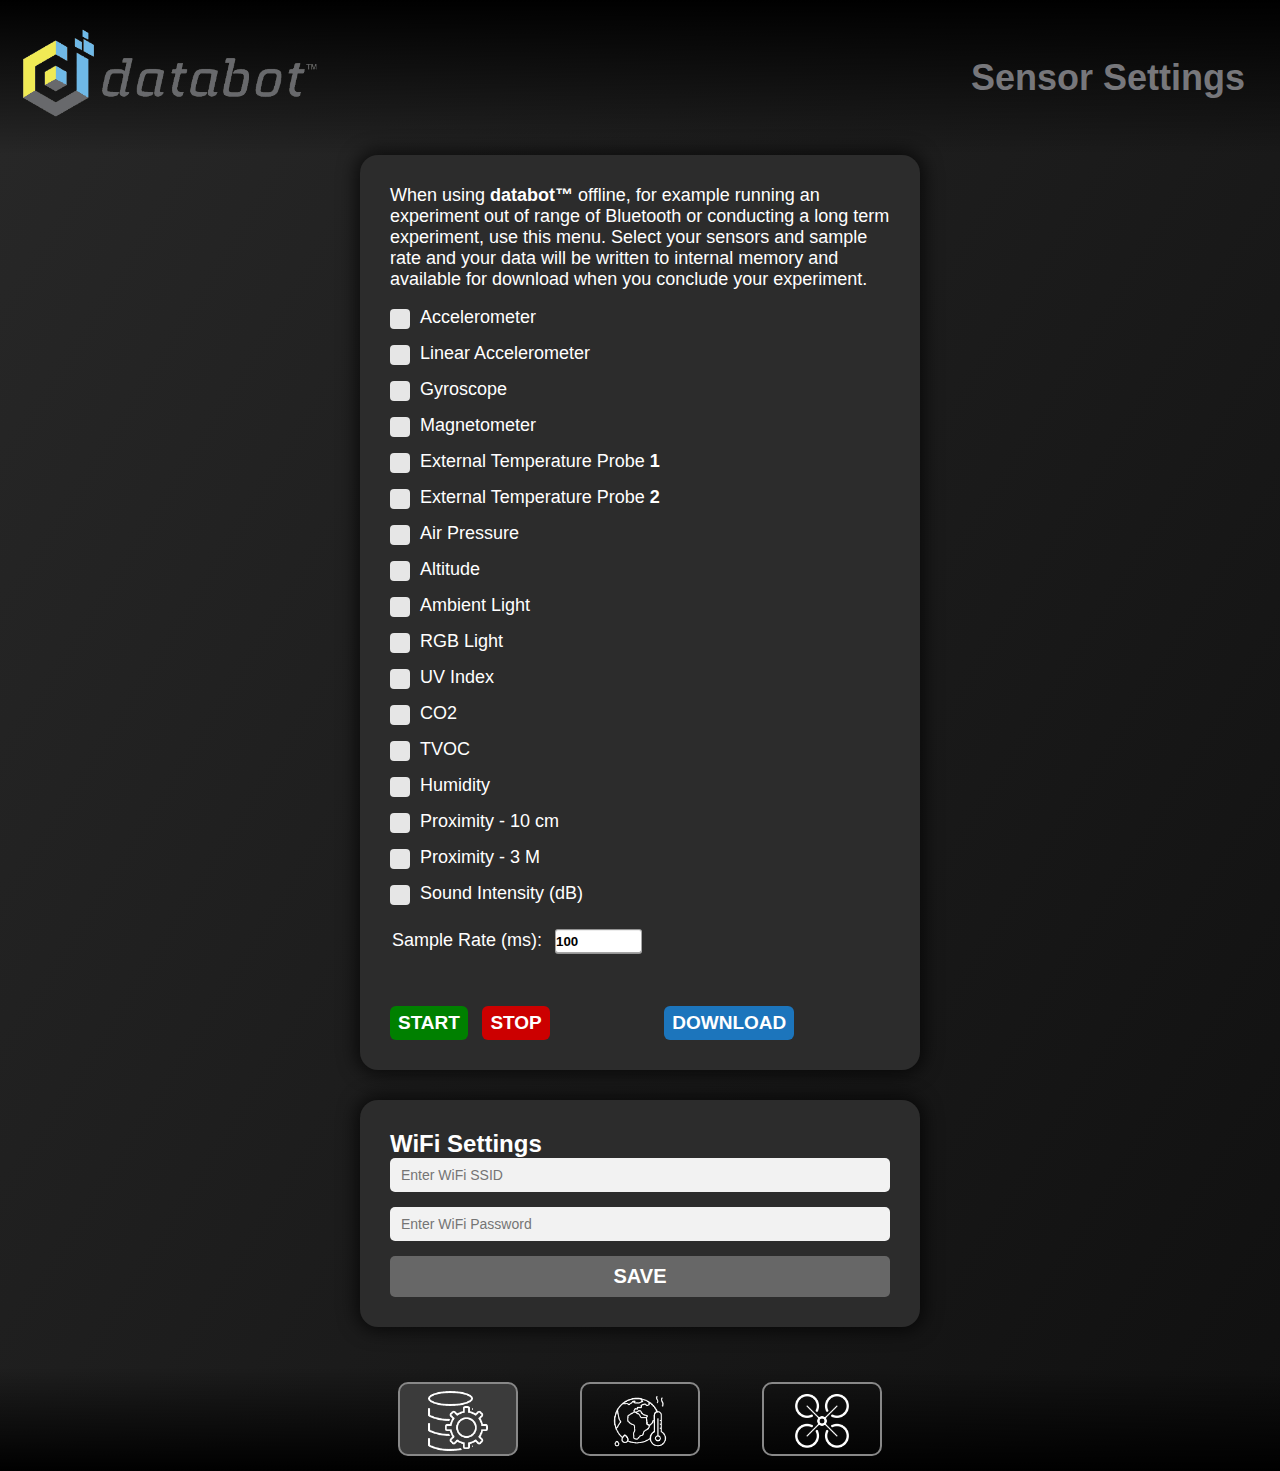
<file: examples/databot2.0/data/Index.html>
<!DOCTYPE html>
<html lang="en">

<head>
    <meta charset="UTF-8">
    <meta http-equiv="X-UA-Compatible" content="IE=edge">
    <meta name="viewport" content="width=device-width, initial-scale=1.0">
    <title>databot™</title>
    <link rel="stylesheet" href="css/ssdbtn.css">
    <link rel="icon" type="image/x-icon" href="fic.png">
    <style>
        * {
            border: 0;
            margin: 0;
            padding: 0;
        }

        body {
            font-family: 'Source Sans Pro', sans-serif;
            background-image: linear-gradient(132deg, #d5e01a40 26%, #2783bc7a 125%);
            margin: auto;
            background-image: linear-gradient(302deg, #101010, #282828);
        }

        .container {
            display: flex;
            justify-content: center;
        }

        h1 {
            font-family: 'Alegreya Sans', sans-serif;
            font-weight: 300;
            margin-top: 0;
        }

        .control-group {
            display: inline-block;
            vertical-align: top;
            background: rgb(44, 44, 44);
            color: white;
            text-align: left;
            padding: 30px;
            margin: 0px 30px;
            width: 500px;
            border-radius: 18px;
            box-shadow: 0px 0px 18px 4px rgb(0 0 0 / 68%);
        }

        .control {
            display: block;
            position: relative;
            padding-left: 30px;
            margin-bottom: 15px;
            cursor: pointer;
            font-size: 18px;
        }

        .control input {
            position: absolute;
            z-index: -1;
            opacity: 0;
        }

        .control__indicator {
            position: absolute;
            top: 2px;
            left: 0;
            height: 20px;
            width: 20px;
            background: #e6e6e6;
            border-radius: 4px;
        }

        .control:hover input~.control__indicator,
        .control input:focus~.control__indicator {
            background: #ccc;
        }

        .control input:checked~.control__indicator {
            background: #2aa1c0;
        }

        .control:hover input:not([disabled]):checked~.control__indicator,
        .control input:checked:focus~.control__indicator {
            background: #0e647d;
        }

        .control input:disabled~.control__indicator {
            background: #e6e6e6;
            opacity: 0.6;
            pointer-events: none;
        }

        .control__indicator:after {
            content: '';
            position: absolute;
            display: none;
        }

        .control input:checked~.control__indicator:after {
            display: block;
        }

        .control--checkbox .control__indicator:after {
            left: 8px;
            top: 4px;
            width: 3px;
            height: 8px;
            border: solid #fff;
            border-width: 0 2px 2px 0;
            transform: rotate(45deg);
        }

        .control--checkbox input:disabled~.control__indicator:after {
            border-color: #7b7b7b;
        }

    


        .inputtext {
            display: block;
            position: relative;
            padding-left: 2px;
            margin-bottom: 33px;
            margin-top: 25px;
            font-size: 18px;
        }

        .input {
            height: 22px;
            font-weight: 700;
            width: 85px;
            transition: 0.7s;
            border: 1px solid #a6a6a6;
            border-top-color: #949494;
            border-radius: 3px;
            box-shadow: 0 1px 0 rgb(255 255 255 / 50%), 0 1px 0 rgb(0 0 0 / 7%) inset;
            outline: 0;
            margin-left: 8px;
        }

        .input:focus {
            border-color: #e77600;
            box-shadow: 0 0 3px 2px rgb(228 121 17 / 50%);
            transition: 0.7s;
        }

        .header {
            border-bottom: 3px solid #2886bdad;
            padding-bottom: 22px;
        }

       

        @media screen and (max-width: 4000px) {
            .hed {
                top: -9px;
            }
        }

        @media screen and (max-width: 1025px) {
            .div-label-new {
                width: 100%;
            }

            .div-select-new {
                width: 100%;
                margin-bottom: 28px;
            }

            .H1 {
                float: left;
                font-size: 30px;
            }

            .Header {
                padding: 20px;
            }
        }

        @media screen and (max-width: 500px) {
            .hed {
                top: 7px;
                right: 0;
            }
        }
    </style>
    <link rel="stylesheet" href="css/header-footer.css">
</head>

<body>
    <header class="Header">
        <div class="main-div-new">
            <div class="main-div-1-new">
                <div class="div-com-new div-label-new logo"> <a href="https://databot.us.com/" target="_blank"> <img
                            style="width: 300px;" src="dbl.png" alt="NON-Inverting Amplifier Gain Calculator Image">
                    </a> </div>
                <div class="div-com-new div-select-new"> <a href="https://databot.us.com/" target="_blank">
                        <h1 class="H1">Sensor Settings</h1>
                    </a> </div>
            </div>
        </div>
    </header>
    <div class="container">
        <div class="control-group">
            <div>
                <p style="font-size: 18px;">When using <strong> databot&trade; </strong> offline, for example running an
                    experiment out of range of Bluetooth or conducting a long term experiment, use this menu. Select
                    your sensors and sample rate and your data will be written to internal memory and available for
                    download when you conclude your experiment.</p>
                <form action="/" style="display:inline-block; margin-top: 17px;"> 
					<label class="control control--checkbox">Accelerometer <input type="checkbox" name="accl" />
                        <div class="control__indicator"></div>
                    </label>
					<label class="control control--checkbox">Linear Accelerometer <input type="checkbox" name="laccl" />
                        <div class="control__indicator"></div>
                    </label>
					<label class="control control--checkbox">Gyroscope <input type="checkbox" name="gyro" />
                        <div class="control__indicator"></div>
                    </label> <label class="control control--checkbox">Magnetometer <input type="checkbox"
                            name="magneto" />
                        <div class="control__indicator"></div>
                    </label> <label class="control control--checkbox">External Temperature Probe <strong>1</strong>
                        <input type="checkbox" name="externalTemp1" />
                        <div class="control__indicator"></div>
                    </label> <label class="control control--checkbox">External Temperature Probe <strong>2</strong>
                        <input type="checkbox" name="externalTemp2" />
                        <div class="control__indicator"></div>
                    </label> <label class="control control--checkbox">Air Pressure <input type="checkbox"
                            name="pressure" />
                        <div class="control__indicator"></div>
                    </label> <label class="control control--checkbox">Altitude <input type="checkbox" name="alti" />
                        <div class="control__indicator"></div>
                    </label> <label class="control control--checkbox">Ambient Light <input type="checkbox"
                            name="ambLight" />
                        <div class="control__indicator"></div>
                    </label> <label class="control control--checkbox">RGB Light <input type="checkbox"
                            name="rgbLight" />
                        <div class="control__indicator"></div>
                    </label> <label class="control control--checkbox">UV Index <input type="checkbox" name="uvIndex" />
                        <div class="control__indicator"></div>
                    </label> <label class="control control--checkbox">CO2 <input type="checkbox" name="co2" />
                        <div class="control__indicator"></div>
                    </label> <label class="control control--checkbox">TVOC <input type="checkbox" name="voc" />
                        <div class="control__indicator"></div>
                    </label> <label class="control control--checkbox">Humidity <input type="checkbox" name="humidity" />
                        <div class="control__indicator"></div>
                    </label> <label class="control control--checkbox">Proximity - 10 cm <input type="checkbox"
                            name="short_distance" />
                        <div class="control__indicator"></div>
                    </label> <label class="control control--checkbox">Proximity - 3 M <input type="checkbox"
                            name="long_distance" />
                        <div class="control__indicator"></div>
                    </label> <label class="control control--checkbox">Sound Intensity (dB) <input type="checkbox"
                            name="noise" />
                        <div class="control__indicator"></div>
                    </label> <label class="inputtext">Sample Rate (ms): <input class="input" type="number" value="100"
                            id="username" name="REFERESH"> </label> <button class="btn btn-start" type="submit"
                            name="START" $startstate$>START</button> <button class="btn btn-stop" type="submit" name="STOP"
                            $stopstate$>STOP</button> </form>
                <form style="display:inline-block;" action="/get">
                     <button class="btn btn-download" type="submit" name="DOWNLOAD">DOWNLOAD</button> </form>
            </div>
        </div>
    </div>
	<style>
 



.form input {
  outline: 0;
  background: #f2f2f2;
  width: 100%;
  border: 0;
  border-radius: 5px;
  margin: 0 0 15px;
  padding: 9px 11px;
  box-sizing: border-box;
  font-size: 14px;
}

.form input:focus {
  background: #dbdbdb;
}


.form button {
    text-transform: uppercase;
    outline: 0;
    background: #676767;
    width: 100%;
    border: 0;
    border-radius: 5px;
    padding: 9px 0px;
    color: #ffffff;
    font-size: 20px;
    font-weight: 600;
    cursor: pointer;
    transition: 1s;
}

.form button:active ,.form button:hover {
  background: #6fb9e7;
  transition: 1s;
}

.form span {
    font-size: 40px;
    color: #ffffff;
    font-weight: 600;
}


    </style>
    <div class="container" style="margin-top: 30px;">
        <div class="control-group">
            <div class="form">
                      <form action="/wifi" class="login-form">
                        <h2 class="db-main-h2">WiFi Settings</h2>
                        <input name = "ssid" class="input-f" type="text" placeholder="Enter WiFi SSID" required />
                        <input name = "pass" class="input-f" type="password" placeholder="Enter WiFi Password" required />
                        <button type="submit">Save</button>
                      </form>
            </div>
        </div>
    </div>
    <style>
        .button2:hover,.button3:hover {
            cursor: pointer;
        }

        .button2:disabled, .button3:disabled {
            cursor: not-allowed;
            opacity: .30;
        }
        .button1:hover{
            cursor: not-allowed;;
        }
    </style>
    <footer class="footer"> <button class="button1 button-act"> <img class="icon" src="dcico.png" alt=""> </button>
        <button  $envdashstate$ onclick="location.href='/index2.html'" class="button2"> <img class="icon" src="edico.png"
                alt=""> </button> 
                <button  $envdashstate$ onclick="location.href='/index3.html'"  class="button3 "> <img class="icon" src="dro.png" alt="">
                </button>
            </footer>
</body>

</html>
</file>
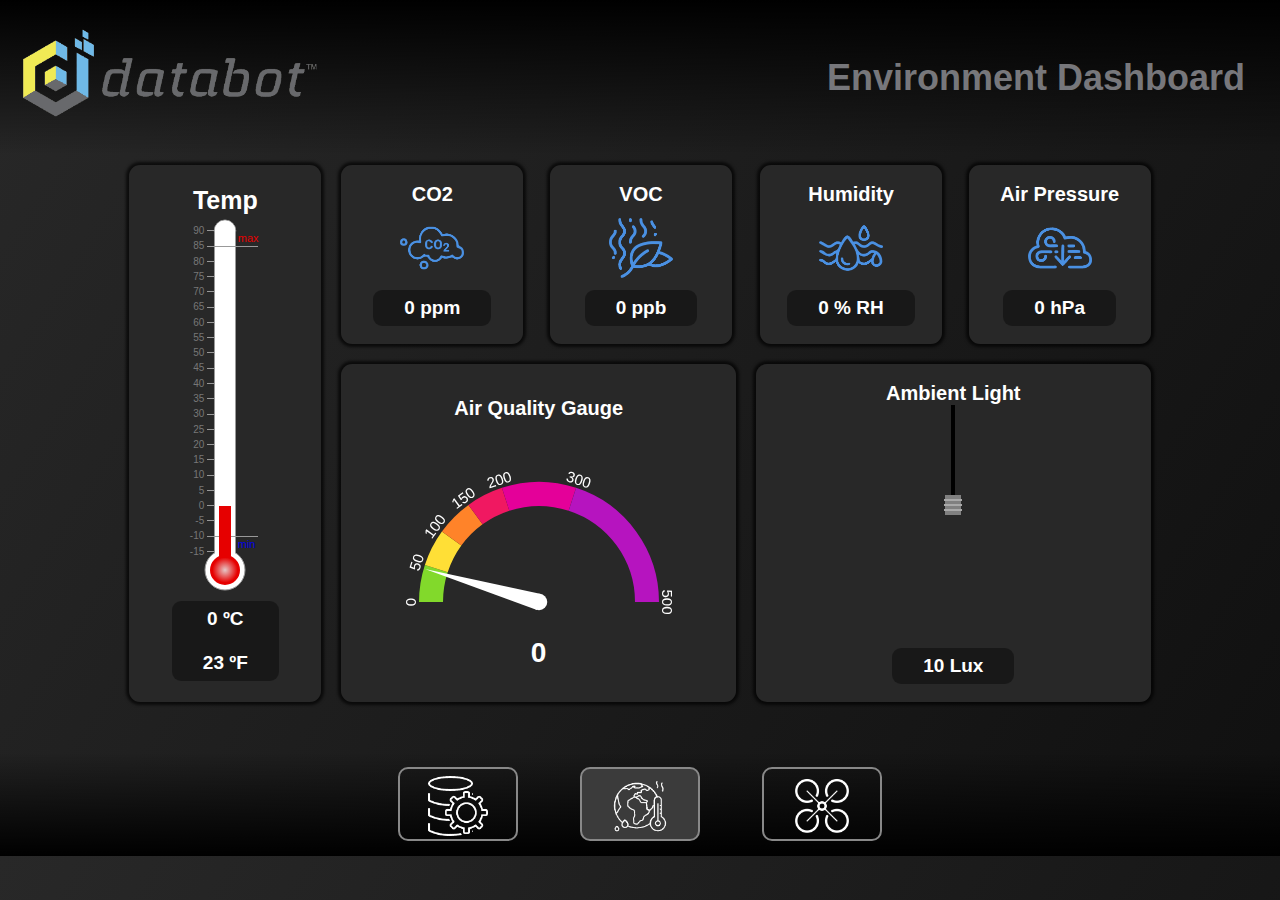
<file: examples/databot2.0/data/index2.html>
<!DOCTYPE html>
<html lang="en">

<head>
    <meta charset="UTF-8">
    <meta http-equiv="X-UA-Compatible" content="IE=edge">
    <meta name="viewport" content="width=device-width, initial-scale=1.0">
    <title>databot™ environment dashboard</title>
    <link rel="stylesheet" href="css/block.css">
    <link rel="stylesheet" href="css/header-footer.css">
    <link rel="stylesheet" href="css/temp.css">
    <link rel="stylesheet" href="css/bulb-light.css">
    <link rel="icon" type="image/x-icon" href="fic.png">
</head>

<body>
    <header class="Header">
        <div class="main-div-new">
            <div class="main-div-1-new">
                <div class="div-com-new div-label-new logo"> <a href="https://databot.us.com/" target="_blank"> <img
                            style="width: 300px;" src="dbl.png" alt="NON-Inverting Amplifier Gain Calculator Image">
                    </a> </div>
                <div class="div-com-new div-select-new"> <a href="https://databot.us.com/" target="_blank">
                        <h1 class="H1">Environment Dashboard</h1>
                    </a> </div>
            </div>
        </div>
    </header>
    <div class="DB-MMD">
        <div class="db-rmmd">
            <div class="db-dd DB-MD temp-flex">
                <div>
                    <div class="db-fd" style="display: flex; justify-content: space-between;">
                        <h1 class="db-h1" style="font-size: 25px;">Temp</h1>
                        <div id="thermo"></div>
                        <h3 class="db-p">
                            <div> <span id="temp-in-c">0</span> ºC </div><br>
                            <div> <span id="temp-in-f">23</span> ºF </div>
                        </h3>
                    </div>
                </div>
            </div>
            <div class="db-dd">
                <div class="db-dd1">
                    <div class="db-dd1-in-1">
                        <div class="DB-MD db-w-DB-MD">
                            <div class="db-fd">
                                <h1 class="db-h1">CO2</h1> <img class="db-icon" src="co2.png" />
                                <h3 class="db-p"><span id="co2">0</span> ppm</h3>
                            </div>
                        </div>
                        <div class="DB-MD db-w-DB-MD">
                            <div class="db-fd">
                                <h1 class="db-h1">VOC</h1> <img class="db-icon" src="voc.png" alt="">
                                <h3 class="db-p"><span id="voc">0</span> ppb</h3>
                            </div>
                        </div>
                    </div>
                    <div class="db-dd1-in-2">
                        <div class="DB-MD db-w-DB-MD">
                            <div class="db-fd">
                                <h1 class="db-h1">Humidity</h1> <img class="db-icon" src="h.png" alt="">
                                <h3 class="db-p"><span id="Humidity">0</span> % RH</h3>
                            </div>
                        </div>
                        <div class="DB-MD db-w-DB-MD">
                            <div class="db-fd">
                                <h1 class="db-h1">Air Pressure</h1> <img class="db-icon" src="ap.png" alt="">
                                <h3 class="db-p"><span id="Air-Pressure">0</span> hPa</h3>
                            </div>
                        </div>
                    </div>
                </div>
                <div class="db-dd2">
                    <div class="D">
                        <div class="G">
                            <div class="db-fd">
                                <h1 class="db-h1">Air Quality Gauge</h1> <canvas
                                    style="margin-top: 47px; margin-bottom: 20px;" id="Gaugetttt"></canvas>
                                <h3 id="Air-Quality-value">0</h3>
                                <h4 id="Air-Quality-type"></h4>
                            </div>
                        </div>
                    </div>
                    <div class="D">
                        <div class=" G">
                            <div class="db-fd">
                                <h1 class="db-h1">Ambient Light</h1>
                                <div class="area">
                                    <div class="wire"></div>
                                    <div class="fixture">
                                        <div class="strip"></div>
                                        <div class="strip"></div>
                                        <div class="strip"></div>
                                    </div>
                                    <div class="bulb" id="Bulb">
                                        <div class="zig"></div>
                                        <div class="zig"></div>
                                        <div class="zig"></div>
                                    </div>
                                </div>
                                <h3 class="db-p"> <span id="Ambient-light">10</span> Lux</h3>
                            </div>
                        </div>
                    </div>
                </div>
            </div>
        </div>
    </div>
    </div>
    <style>
        .button1:hover,  .button3:hover {
            cursor: pointer;
        }
        .button2:hover{
            cursor: not-allowed;;
        }
    </style>
    <footer class="footer"> <button onclick="location.href='/'" class="button1 "> <img class="icon" src="dcico.png"
                alt=""> </button> <button class="button2 button-act"> <img class="icon" src="edico.png" alt="">
        </button> 
        <button onclick="location.href='/index3.html'"  class="button3 "> <img class="icon" src="dro.png" alt="">
        </button>
    </footer>
    <script src="js/Thermometer/ajax-library.js"></script>
    <script src="js/Thermometer/temp.js"></script>
    <script src="js/Gauge/gauge.js-library.js"></script>
    <script src="js/Gauge/gauge.js"></script>
    <script src="js/ajax.js"></script>
</body>

</html>
</file>
<file: examples/databot2.0/data/css/ssdbtn.css>
.btn {
    padding: 6px 8px;
    border-radius: 6px;
    border: none;
    font-size: 19px;
    font-weight: 700;
    transition: 0.6s;
    color: white;
    margin-top: 20px;
}

.btn:hover,
.btn:active,
.btn:focus {
    cursor: pointer;
    transform: scale(1.1, 1.1);
    color: white;
    transition: 0.6s;
    box-shadow: 0 0 16px 2px rgb(0 0 0 / 41%);
}

.btn-start {
    background-color: green;
}

.btn-start:hover,
.btn-start:active,
.btn-start:focus {
    background-color: rgb(0, 182, 0);
}

.btn-stop {
    margin-left: 10px;
    background-color: rgb(204, 0, 0);
}

.btn-stop:hover,
.btn-stop:active,
.btn-stop:focus {
    background-color: red;
}

.btn-download {
    background-color: #1c75bc;
}

.btn-download:hover,
.btn-download:active,
.btn-download:focus {
    background-color: #158ae9;
}

.btn-start:disabled,
.btn-stop:disabled,
.btn-download:disabled {
    cursor: not-allowed;
    opacity: .35;
}
</file>
<file: examples/databot2.0/data/css/header-footer.css>
.Header {
    background: linear-gradient(to bottom, black 0%, rgba(0, 0, 0, 0) 100%);
    filter: progid:DXImageTransform.Microsoft.gradient(startColorstr="#a6000000", endColorstr="#00000000", GradientType=0);
    display: flex;
    top: 0;
    left: 0;
    box-sizing: border-box;
    z-index: 5;
}

.main-div-new {
    width: 100%;
}

.main-div-1-new {
    font-weight: 400;
    line-height: 1.5;
    font-size: 18px;
    border: 0 solid #e2e8f0;
    box-sizing: border-box;
    position: relative;
    min-height: 1px;
    float: left;
    width: 100%;
    display: flex;
    align-items: center;
}

.div-com-new {
    -webkit-text-size-adjust: 100%;
    text-rendering: optimizeLegibility;
    -webkit-font-smoothing: antialiased;
    box-sizing: border-box;
    position: relative;
    min-height: 1px;
    padding-right: 15px;
    float: left;
}

.H1 {
    float: right;
    color: #77777b;
    margin: 0px;
    transition: 0.7s;
    font-weight: 700;
}

.H1:hover {
    color: #ffffff;
    text-shadow: 0 0 8px #707070;
}

.footer {
    position: relative;
    margin-top: 40px;
    left: 0;
    bottom: 0;
    width: 100%;
    background: linear-gradient(to top, black 0%, rgba(0, 0, 0, 0) 100%);
    text-align: center;
    font-size: 12px;
    letter-spacing: 3px;
    word-spacing: 4px;
}

.button1 , .button2, .button3{
  margin: 15px 26px;
background-color: #7fffd400;
border-radius: 10px;
border: 2px solid #888888;
transition: 1s;
}
.button1:hover ,.button2:hover, .button3:hover{
  background-color: #3b3b3b;
  transition: 1s;
}
.button-act{
  background-color: #3b3b3b;
}


    
    .icon {
      width: 60px;
      padding: 7px 28px 0px 28px;
      stroke: white;
      fill: transparent;
      stroke-width: 1pt;
      stroke-miterlimit: 10;
      stroke-linecap: round;
      stroke-linejoin: round;
      stroke-dasharray: 400;
    }
    

    



@media screen and (max-width: 4000px) {
    .div-label-new {
        width: 30%;
        display: flex;
    }

    .div-select-new {
        width: 70%;
        display: flex;
        justify-content: flex-end;
        align-items: center;
    
    }

    .Header {
        padding: 20px;
    }
   


}

@media screen and (max-width: 890px) {

    .main-div-1-new {
        flex-direction: column;
    }

    .div-label-new {
        width: 100%;
        display: flex;
        justify-content: center;
    }

    .div-select-new {
        width: 100%;
        display: flex;
        justify-content: center;
    }

    .div-com-new {
        padding-right: 0;
    }

   

    .H1{
        font-size: 33px;
    }
    .button1, .button2, .button3{
        margin: 14px 3px;
    }
    .icon{
        width: 50px;
        padding: 7px 15px 0px 15px;
    }
   
}
</file>
<file: examples/databot2.0/data/css/block.css>
body {
    max-width: 183em;
    margin: 0 auto;
    color: #ffffff;
    font-family: 'Roboto', sans-serif;
    text-align: center;
    background-color: #2d2d2d;
    background-image: linear-gradient(302deg, #101010, #282828);
}

.DB-MMD {
    display: flex;
    justify-content: center;
    align-items: flex-start;
}


.DB-MD {
    position: relative;
    display: inline-block;
    border-radius: 11px;
    box-shadow: 0px 0px 3px 3px rgb(0 0 0 / 68%);
    padding: 18px 6px;
    margin: 10px;
    transition: 1s;
    background-color: #282828;
}

.DB-MD:hover {
    transition: 1s;
    box-shadow: 0px 0px 8px 5px rgb(0 0 0 / 68%);
    background-color: #3b3b3b;
}

.db-fd {
    display: flex;
    flex-direction: column;
    flex-wrap: nowrap;
    align-content: center;
    justify-content: center;
    align-items: center;
}

.db-dd {
    align-content: flex-end;
    align-items: flex-end;
}


.db-dd1{
    display: flex;
    flex-direction: row;
}

.db-dd2{
    display: flex;
}

.D{
    width: 50%;
    position: relative;
    display: flex;
    justify-content: center;
    align-items: center;
    border-radius: 11px;
    box-shadow: 0px 0px 3px 3px rgb(0 0 0 / 68%);
    padding: 18px 6px;
    margin: 10px;
    transition: 1s;
    background-color: #282828;
}

.temp-flex{
    display: flex;
    align-items: center;
}


.db-icon {
    width: 64px;
    margin: 10px 53px;
}

.db-h1 {
    font-size: 20px;
    font-weight: 700;
}

.db-p {
    font-size: 19px;
    background-color: #00000061;
    padding: 7px 31px;
    border-radius: 9px;
    z-index: 1;
}


 /* valu to be change by js */

/* #Air-Quality-type{
    color: #ffdf36;
} */ 

#Air-Quality-type{
    width: 300px;
}

@media screen and (max-width: 4000px) {
    .db-rmmd {
        display: flex;
    }
    .G{
        width: 47%;
    }
    .db-dd1-in-1{
        margin-right: 4px;
    }
    .db-dd1-in-2{
        margin-left: 4px;
    }
}

@media screen and (max-width: 1040px) {
.db-dd1{
    display: flex;
    flex-direction: column;
}
.G {
    width: 95.8%;
}
.D{
    width: auto;
}
.db-dd2 {
    flex-direction: column;
}
}

@media screen and (max-width: 625px) {
    .db-rmmd {
        display: block;
    }
    .DB-MD, .D{
        width: 83%;
    }
    .temp-flex{
        display: inline-block;
    }
    .db-dd2 {
        align-items: center;
    }
    .db-dd1-in-1,.db-dd1-in-2{
        margin:auto;
    }
    
}
</file>
<file: examples/databot2.0/data/css/temp.css>
* {
    border: 0;
    margin: 0;
    padding: 0;
}

:root {
    --bg: #e3e4e8;
    --fg: #17181c;
    font-size: calc(16px + (24 - 16) * (100vw - 320px) / (1280 - 320));
}

.thermometer,
.thermometer__tube {
    position: relative;
}

.thermometer {
    background-image: linear-gradient(-135deg,
            hsl(223, 10%, 85%),
            hsl(223, 10%, 65%));
    border-radius: 2em;
    box-shadow: 0.2em 0 0.1em hsl(223, 10%, 45%) inset,
        0 -0.2em 0.1em hsl(223, 10%, 45%) inset, -0.1em 0 0 hsl(223, 10%, 80%) inset,
        0 0.1em 0 hsl(223, 10%, 80%) inset;
    margin: auto;
    width: 10em;
    height: 30em;
}

.thermometer:before,
.thermometer__inner,
.thermometer__ring,
.thermometer__tube:before {
    position: absolute;
}

.thermometer:before,
.thermometer__inner {
    left: 1em;
}

.thermometer:before,
.thermometer__tube:before {
    content: "";
    display: block;
}

.thermometer:before {
    background-image: linear-gradient(hsl(223, 10%, 90%), hsl(223, 10%, 80%));
    border-radius: 1.2em;
    box-shadow: -0.1em 0.1em 0.1em hsl(223, 10%, 55%) inset,
        0.2em -0.2em 0.4em hsl(223, 10%, 100%) inset,
        -0.3em 0.2em 0.4em hsl(223, 10%, 55%) inset,
        0.1em -0.1em 0.1em hsl(223, 10%, 70%), 0.5em -0.5em 0.3em hsl(223, 10%, 65%),
        0 0 0.4em 0.4em hsl(223, 10%, 100%);
    top: 1em;
    width: calc(100% - 2em);
    height: calc(100% - 2em);
}

.thermometer__inner {
    display: flex;
    flex-wrap: wrap;
    justify-content: space-between;
    align-content: flex-start;
    top: 2em;
    text-align: center;
    width: calc(100% - 2em);
    height: calc(100% - 4em);
}

.thermometer__c,
.thermometer__f {
    background-image: linear-gradient(hsl(0, 0%, 0%) 0.1em,
            hsla(0, 0%, 0%, 0) 0.1em),
        linear-gradient(hsl(0, 0%, 0%) 0.1em, hsla(0, 0%, 0%, 0) 0.1em);
    background-repeat: repeat-y;
    flex-basis: calc(50% - 0.75em);
    margin-bottom: 0.125em;
}

.thermometer__c {
    background-position: 100% 0;
    background-size: 0.8em 1em, 0.5em 0.2em;
    padding-right: 0.5em;
    padding-top: 1.25em;
    height: 22em;
}

.thermometer__c .thermometer__label {
    height: 2em;
}

.thermometer__f {
    background-size: 0.8em 1.125em, 0.5em 0.225em;
    padding-top: 1.5em;
    padding-left: 0.25em;
    height: 22.5em;
}

.thermometer__f .thermometer__label {
    height: 2.25em;
}

.thermometer__mercury,
.thermometer__tube:before {
    height: 100%;
}

.thermometer__mercury {
    background-color: hsl(355, 85%, 40%);
    box-shadow: -0.1em 0.1em 0.25em hsla(355, 85%, 40%, 0.7),
        0.05em 0 0 hsla(0, 0%, 100%, 0.5) inset;
    width: 100%;
    transform: scaleY(0);
    transform-origin: 50% 100%;
    transition: transform 0.3s ease-in-out;
}

.thermometer__ring {
    border-radius: 50% 50% 0 0;
    box-shadow: 0 0.05em 0 0.05em hsla(223, 10%, 30%, 0.4) inset;
    top: 0.6em;
    left: calc(50% - 0.3em);
    width: 0.6em;
    height: 0.2em;
}

.thermometer__ring+.thermometer__ring {
    border-radius: 0 0 50% 50%;
    box-shadow: 0 -0.05em 0 0.05em hsla(223, 10%, 30%, 0.4) inset;
    top: 20.2em;
}

.thermometer__title {
    flex-basis: 50%;
}

.thermometer__tube,
.thermometer__tube:before {
    border-radius: 0.3em 0.3em 0 0;
}

.thermometer__tube {
    box-shadow: -0.1em 0.1em 0.25em hsla(0, 0%, 0%, 0.3),
        0.05em 0 0 hsla(0, 0%, 100%, 0.5) inset,
        0.1em 0 0.1em hsla(0, 0%, 0%, 0.2) inset;
    flex-basis: 0.3em;
}

.thermometer__tube:before {
    background: linear-gradient(hsla(0, 0%, 100%, 0.5), hsla(0, 0%, 100%, 0)) 100% 0 / 25% 100% no-repeat;
    box-shadow: -0.05em 0 0.05em hsla(0, 0%, 0%, 0.2) inset;
    top: 0;
    left: 0;
    width: 100%;
    z-index: 1;
}

.thermometer__bulb {
    background-image: radial-gradient(100% 100% at 65% 35%,
            hsl(355, 85%, 55%) 12%,
            hsl(355, 85%, 40%) 13%,
            hsl(355, 85%, 30%));
    border-radius: 50%;
    box-shadow: 0 -0.25em 0.25em hsla(0, 85%, 20%, 0.7),
        -0.35em 0.35em 0.5em hsl(355, 20%, 50%), 0 0 0 0.1em hsl(223, 10%, 60%),
        0 0 0 0.15em hsl(223, 10%, 90%), 0 0 0 0.2em hsl(223, 10%, 30%),
        0 0 0 0.05em hsl(355, 85%, 30%) inset, -0.1em 0.1em 0 hsl(355, 85%, 43%) inset;
    margin: auto;
    width: 2em;
    height: 2em;
}

/* Dark theme */
@media (prefers-color-scheme: dark) {
    :root {
        --bg: #17181c;
        --fg: #e3e4e8;
    }

    .thermometer {
        background-image: linear-gradient(-135deg,
                hsl(223, 10%, 35%),
                hsl(223, 10%, 15%));
        box-shadow: 0.2em 0 0.1em hsl(223, 10%, 15%) inset,
            0 -0.2em 0.1em hsl(223, 10%, 15%) inset, -0.1em 0 0 hsl(223, 10%, 30%) inset,
            0 0.1em 0 hsl(223, 10%, 30%) inset;
    }

    .thermometer:before {
        background-image: linear-gradient(hsl(223, 10%, 40%), hsl(223, 10%, 30%));
        box-shadow: -0.1em 0.1em 0.1em hsl(223, 10%, 5%) inset,
            0.2em -0.2em 0.4em hsl(223, 10%, 40%) inset,
            -0.3em 0.2em 0.4em hsl(223, 10%, 5%) inset,
            0.1em -0.1em 0.1em hsl(223, 10%, 20%), 0.5em -0.5em 0.3em hsl(223, 10%, 15%),
            0 0 0.4em 0.4em hsl(223, 10%, 40%);
    }

    .thermometer__c,
    .thermometer__f {
        background-image: linear-gradient(hsl(0, 0%, 100%) 0.1em,
                hsla(0, 0%, 100%, 0) 0.1em),
            linear-gradient(hsl(0, 0%, 100%) 0.1em, hsla(0, 0%, 100%, 0) 0.1em);
    }

    .thermometer__ring {
        box-shadow: 0 0.05em 0 0.05em hsla(223, 10%, 80%, 0.4) inset;
    }

    .thermometer__ring+.thermometer__ring {
        box-shadow: 0 -0.05em 0 0.05em hsla(223, 10%, 80%, 0.4) inset;
    }

    .thermometer__bulb {
        box-shadow: 0 -0.25em 0.25em hsla(0, 85%, 20%, 0.7),
            -0.35em 0.35em 0.5em hsl(355, 20%, 25%), 0 0 0 0.1em hsl(223, 10%, 10%),
            0 0 0 0.15em hsl(223, 10%, 40%), 0 0 0 0.2em hsl(223, 10%, 15%),
            0 0 0 0.05em hsl(355, 85%, 30%) inset,
            -0.1em 0.1em 0 hsl(355, 85%, 43%) inset;
    }
}
</file>
<file: examples/databot2.0/data/css/bulb-light.css>
.area {
    width: 200px;
    height: 243px;
    animation: swing 1s infinite ease-in-out alternate;
    transform-origin: top;
    -moz-transform-origin: top;
    -webkit-transform-origin: top;
  }
  
  .wire {
    position: relative;
    left: 98px;
    height: 90px;
    width: 4px;
    background-color: black;
  }
  
  .fixture {
    position: relative;
    background-color: grey;
    width: 16px;
    height: 20px;
    left: 92px;
  }
  
  .strip {
    position: relative;
    width: 18px;
    height: 2px;
    right: 1px;
    top: 4px;
    background-color: darkgrey;
  }
  
  .strip:nth-of-type(2) {
    top: 7px;
  }
  
  .strip:nth-of-type(3) {
    top: 10px;
  }
  
  .bulb {
    position: relative;
    width: 40px;
    height: 40px;
    left: 80px;
    bottom: 2px;
    z-index: -1;
    
    border-radius: 50%;
    
  }


  /* valu to be change by js */
  /* .bulb{
    background-color: rgba(255, 196, 0, 0.85);
    box-shadow: 0px 0px 110px 89px rgb(255 207 120);
  } */


  
  .zig {
    position: relative;
    background-color: transparent;
    width: 10px;
    height: 5px;
    border-radius: 5px / 2.5px;
    left: 14px;
    border: black solid 1px;
  }
  
  .zig:nth-of-type(2) {
    top: -3px;
  }
  
  .zig:nth-of-type(3) {
    top: -6px;
  }
  
  @keyframes swing {
    from {
      -moz-transform: rotate(3deg);
      -webkit-transform: rotate(3deg);
      transform: rotate(3deg);
    }
    to {
      transform: rotate(-3deg);
    }
  }
</file>
